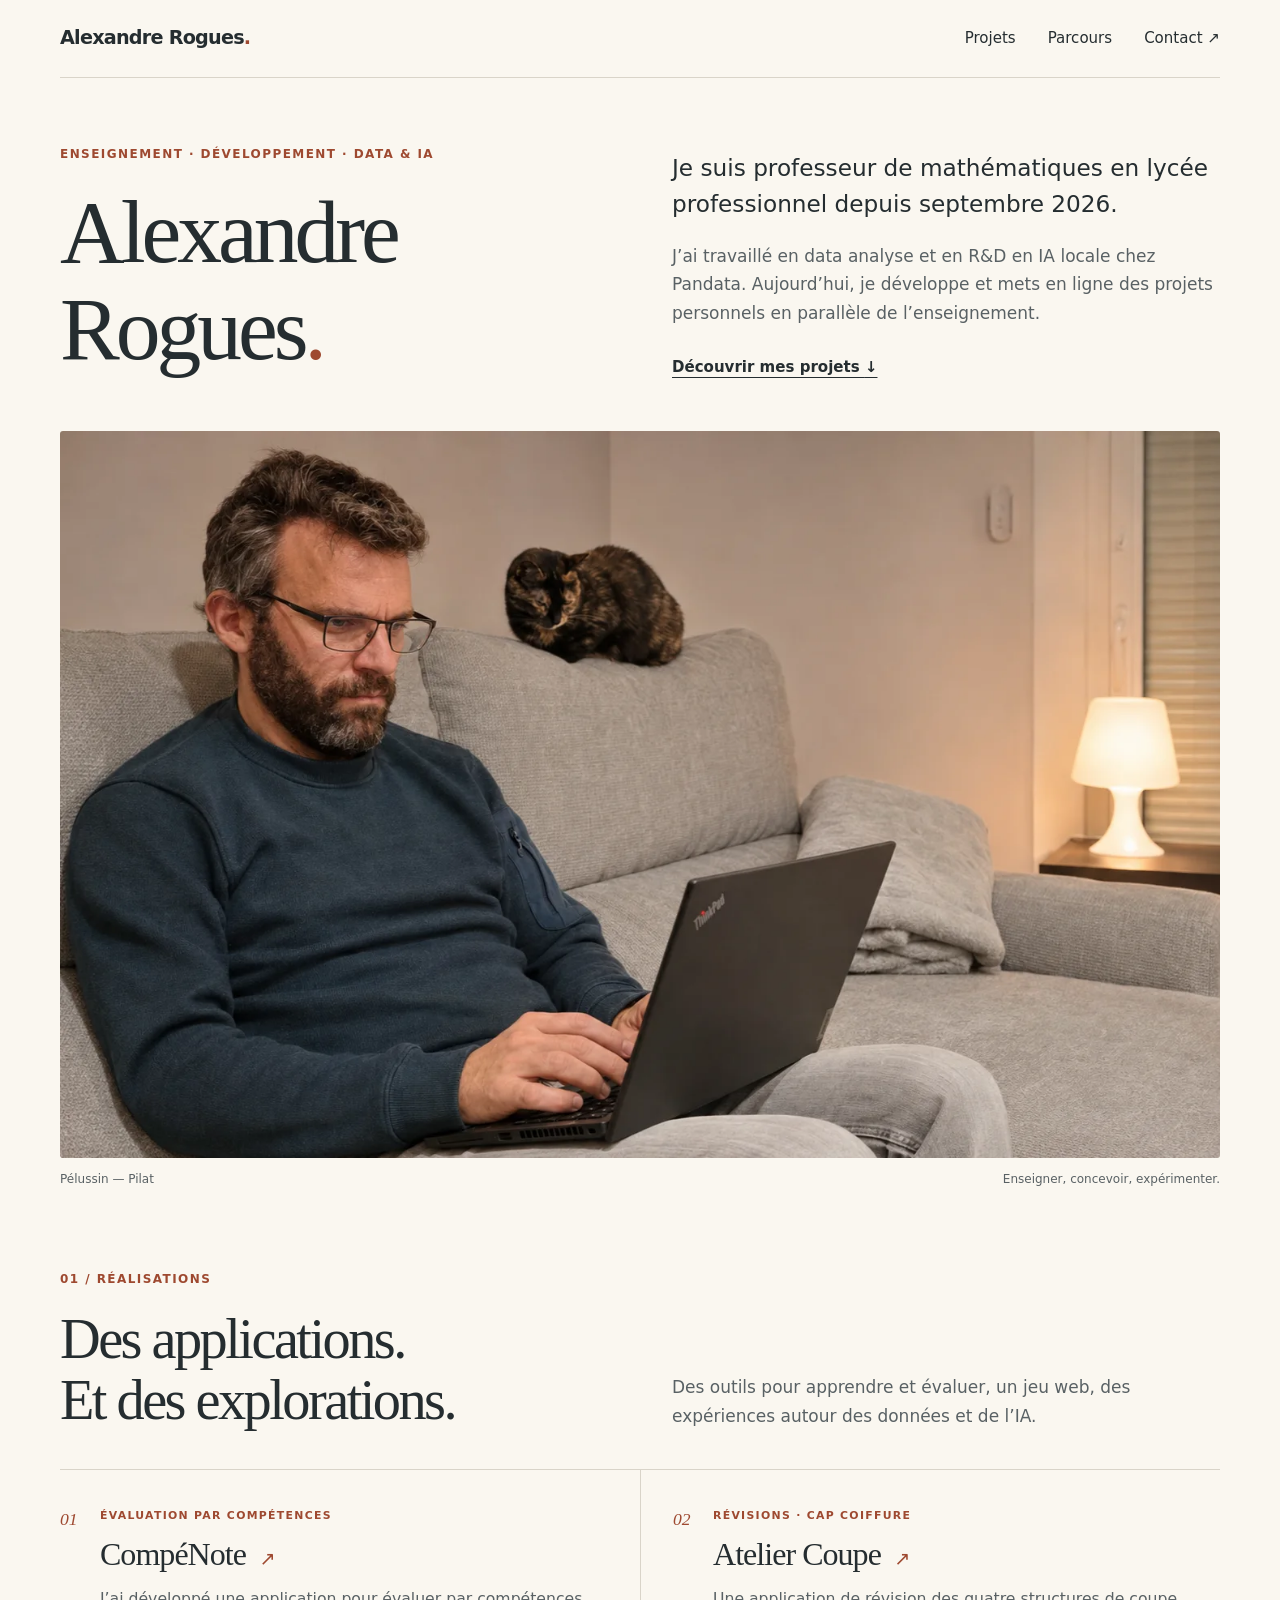
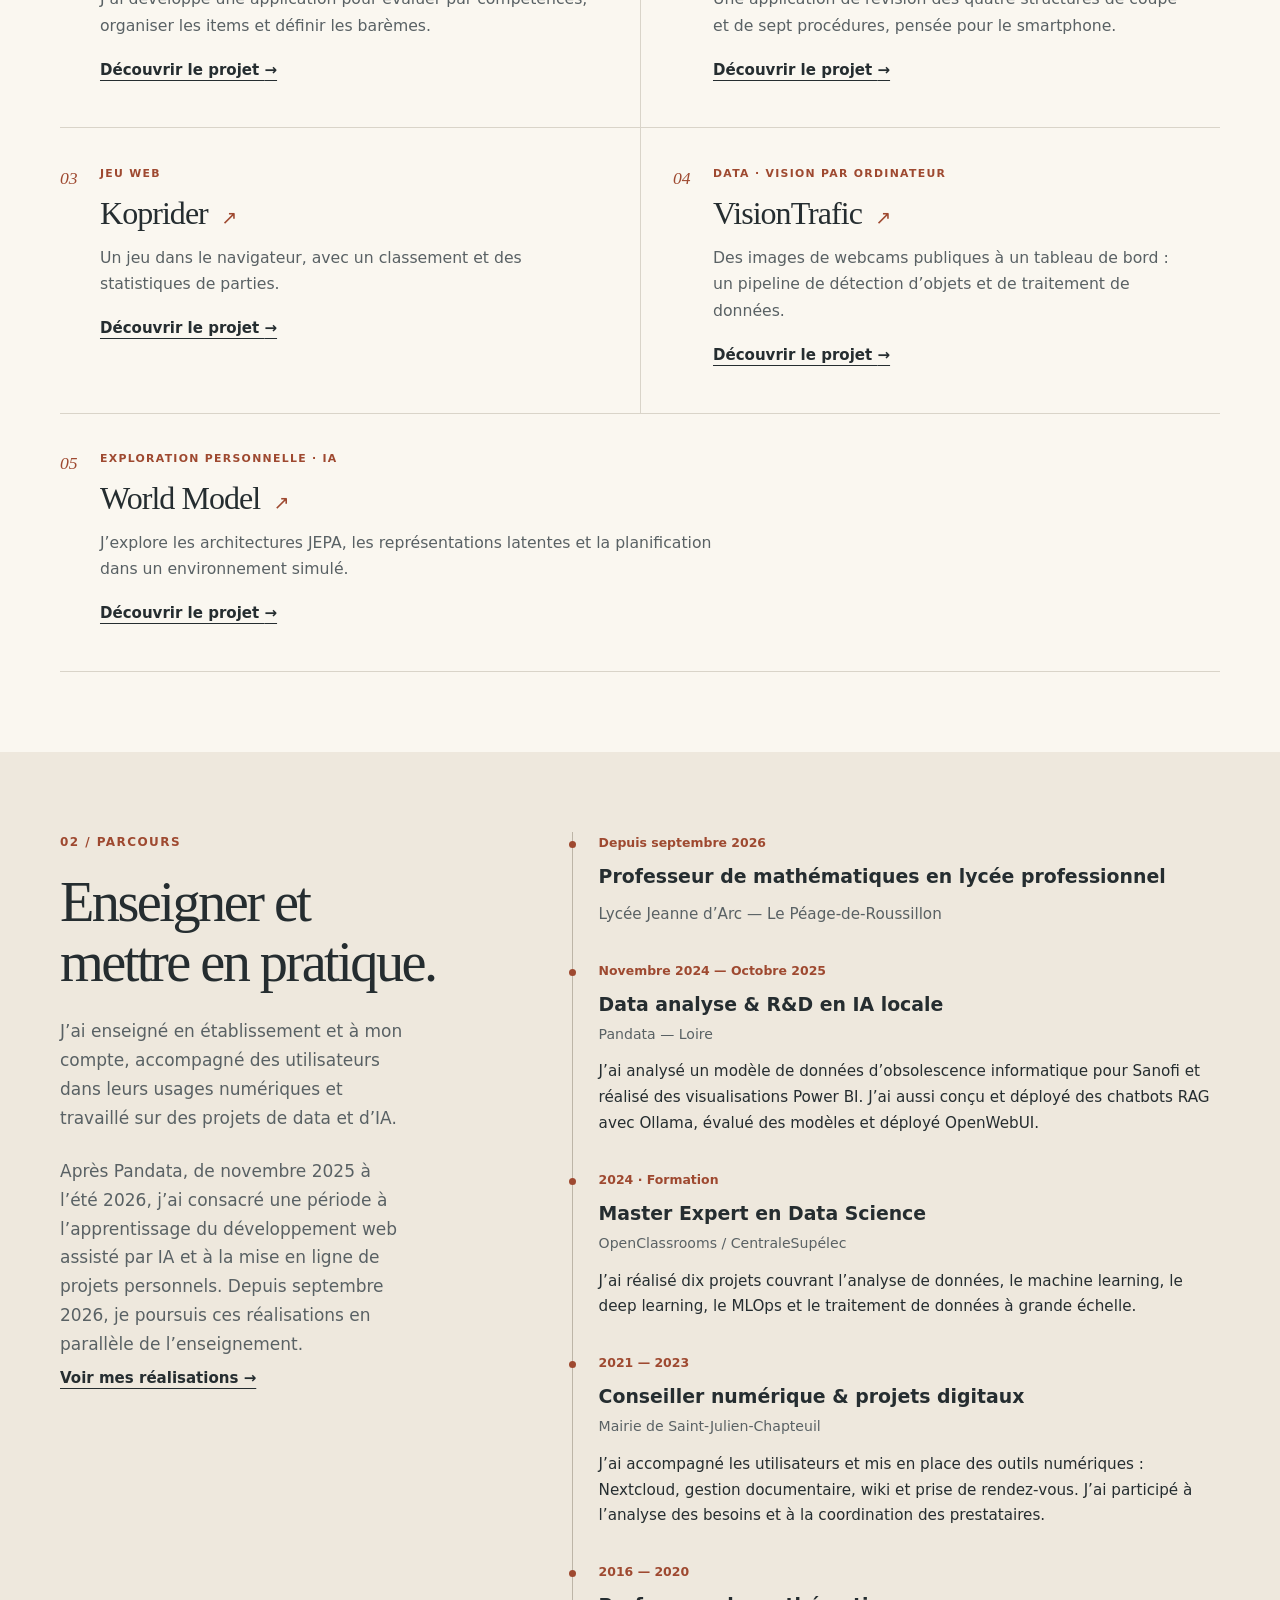
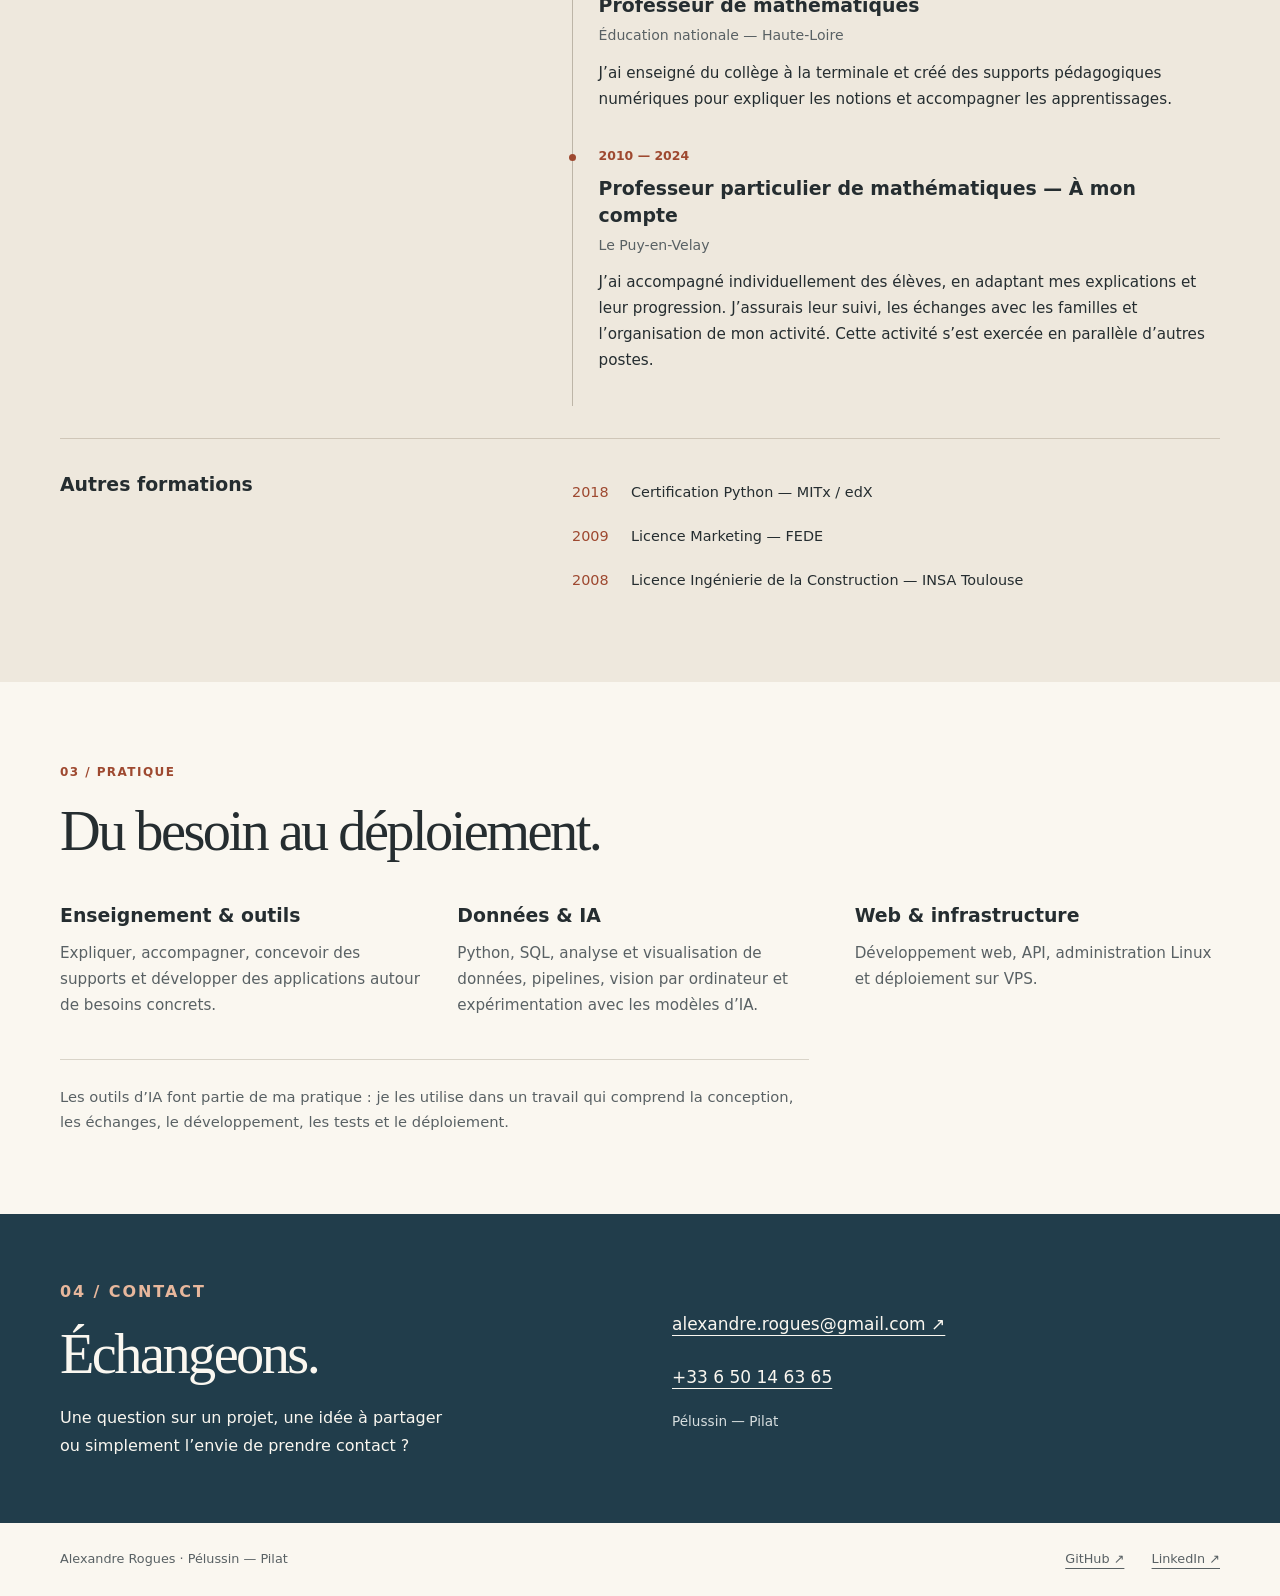
<file: index.html>
<!doctype html><html lang="fr"><head><meta charset="utf-8"><meta name="viewport" content="width=device-width, initial-scale=1"><title>Alexandre Rogues — Enseignement, développement, data & IA</title><meta name="description" content="Enseignant en mathématiques à Pélussin — Pilat. Mon parcours et mes projets en développement web, data et intelligence artificielle."><link rel="canonical" href="https://alexandre.rogues.fr/"><link rel="icon" href="/favicon.svg" type="image/svg+xml"><link rel="stylesheet" href="/style.css"><meta property="og:type" content="website"><meta property="og:title" content="Alexandre Rogues — Enseignement, développement, data & IA"><meta property="og:description" content="Enseignant en mathématiques à Pélussin — Pilat. Mon parcours et mes projets en développement web, data et intelligence artificielle."><meta property="og:url" content="https://alexandre.rogues.fr/"><meta property="og:image" content="https://alexandre.rogues.fr/assets/partage.jpg"><meta name="twitter:card" content="summary_large_image"><script src="/site.js" defer></script><meta property="og:locale" content="fr_FR"><meta property="og:site_name" content="Alexandre Rogues"><meta property="og:image:width" content="1200"><meta property="og:image:height" content="752"><meta property="og:image:type" content="image/jpeg"><meta property="og:image:alt" content="Alexandre Rogues avec son ordinateur, sur un canapé, avec un chat et une lumière chaude."><meta name="twitter:title" content="Alexandre Rogues — Enseignement, développement, data &amp; IA"><meta name="twitter:description" content="Enseignant en mathématiques à Pélussin — Pilat. Mon parcours et mes projets en développement web, data et intelligence artificielle."><meta name="twitter:image" content="https://alexandre.rogues.fr/assets/partage.jpg"><meta name="twitter:image:alt" content="Alexandre Rogues avec son ordinateur, sur un canapé, avec un chat et une lumière chaude."><script type="application/ld+json">{"@context": "https://schema.org", "@graph": [{"@type": "Person", "@id": "https://alexandre.rogues.fr/#alexandre", "name": "Alexandre Rogues", "url": "https://alexandre.rogues.fr/", "sameAs": ["https://github.com/Stabadev", "https://www.linkedin.com/in/alexandrerogues/"]}, {"@type": "WebPage", "@id": "https://alexandre.rogues.fr/#page", "url": "https://alexandre.rogues.fr/", "name": "Alexandre Rogues — Enseignement, développement, data & IA", "description": "Enseignant en mathématiques à Pélussin — Pilat. Mon parcours et mes projets en développement web, data et intelligence artificielle.", "inLanguage": "fr", "author": {"@id": "https://alexandre.rogues.fr/#alexandre"}, "about": {"@id": "https://alexandre.rogues.fr/#alexandre"}}]}</script><meta name="google-site-verification" content="ylva5NHAvvBIZWhkt4nmgTzVdqxMyYQFw1ojgWT32LI" /></head><body><a class="skip" href="#contenu">Aller au contenu</a><header class="site-header"><a class="brand" href="/">Alexandre Rogues<span class="brand-dot">.</span></a><button class="menu-toggle" hidden aria-expanded="false" aria-controls="navigation">Menu</button><nav id="navigation" aria-label="Navigation principale"><a href="/#projets">Projets</a><a href="/#parcours">Parcours</a><a href="/#contact">Contact <span aria-hidden="true">↗</span></a></nav></header><main id="contenu"><section class="wrap intro"><div class="intro-top"><div><p class="eyebrow">Enseignement · Développement · Data & IA</p><h1>Alexandre <br>Rogues<span class="accent">.</span></h1></div><div class="intro-copy"><p class="lead">Je suis professeur de mathématiques en lycée professionnel depuis septembre 2026.</p><p>J’ai travaillé en data analyse et en R&D en IA locale chez Pandata. Aujourd’hui, je développe et mets en ligne des projets personnels en parallèle de l’enseignement.</p><a class="text-link" href="#projets">Découvrir mes projets <span aria-hidden="true">↓</span></a></div></div><img class="hero-photo" src="/assets/portrait-1431.webp" srcset="/assets/portrait-640.webp 640w, /assets/portrait-1000.webp 1000w, /assets/portrait-1431.webp 1431w" sizes="(max-width: 1200px) 92vw, 1160px" width="1431" height="897" fetchpriority="high" alt="Alexandre Rogues sur un canapé avec son ordinateur ThinkPad ; un chat et une lampe à ses côtés."><div class="photo-note"><span>Pélussin — Pilat</span><span>Enseigner, concevoir, expérimenter.</span></div></section><section id="projets" class="wrap section"><div class="section-heading"><p class="eyebrow">01 / Réalisations</p><h2>Des applications.<br>Et des explorations.</h2><p>Des outils pour apprendre et évaluer, un jeu web, des expériences autour des données et de l’IA.</p></div><div class="projects"><article class="project project-compenote"><span class="project-number">01</span><div><p class="eyebrow">Évaluation par compétences</p><h3><a href="/projets/compenote/">CompéNote <span aria-hidden="true">↗</span></a></h3><p>J’ai développé une application pour évaluer par compétences, organiser les items et définir les barèmes.</p><a class="text-link" href="/projets/compenote/">Découvrir le projet <span class="sr-only">CompéNote</span> →</a></div></article><article class="project project-atelier-coupe"><span class="project-number">02</span><div><p class="eyebrow">Révisions · CAP coiffure</p><h3><a href="/projets/atelier-coupe/">Atelier Coupe <span aria-hidden="true">↗</span></a></h3><p>Une application de révision des quatre structures de coupe et de sept procédures, pensée pour le smartphone.</p><a class="text-link" href="/projets/atelier-coupe/">Découvrir le projet <span class="sr-only">Atelier Coupe</span> →</a></div></article><article class="project project-koprider"><span class="project-number">03</span><div><p class="eyebrow">Jeu web</p><h3><a href="/projets/koprider/">Koprider <span aria-hidden="true">↗</span></a></h3><p>Un jeu dans le navigateur, avec un classement et des statistiques de parties.</p><a class="text-link" href="/projets/koprider/">Découvrir le projet <span class="sr-only">Koprider</span> →</a></div></article><article class="project project-visiontrafic"><span class="project-number">04</span><div><p class="eyebrow">Data · Vision par ordinateur</p><h3><a href="/projets/visiontrafic/">VisionTrafic <span aria-hidden="true">↗</span></a></h3><p>Des images de webcams publiques à un tableau de bord : un pipeline de détection d’objets et de traitement de données.</p><a class="text-link" href="/projets/visiontrafic/">Découvrir le projet <span class="sr-only">VisionTrafic</span> →</a></div></article><article class="project project-world-model"><span class="project-number">05</span><div><p class="eyebrow">Exploration personnelle · IA</p><h3><a href="/projets/world-model/">World Model <span aria-hidden="true">↗</span></a></h3><p>J’explore les architectures JEPA, les représentations latentes et la planification dans un environnement simulé.</p><a class="text-link" href="/projets/world-model/">Découvrir le projet <span class="sr-only">World Model</span> →</a></div></article></div></section><section id="parcours" class="journey section">
<div class="wrap journey-grid">
<div>
<p class="eyebrow">02 / Parcours</p>
<h2>Enseigner et<br>mettre en pratique.</h2>
<p>J’ai enseigné en établissement et à mon compte, accompagné des utilisateurs dans leurs usages numériques et travaillé sur des projets de data et d’IA.</p>
<p>Après Pandata, de novembre 2025 à l’été 2026, j’ai consacré une période à l’apprentissage du développement web assisté par IA et à la mise en ligne de projets personnels. Depuis septembre 2026, je poursuis ces réalisations en parallèle de l’enseignement.</p>
<a class="text-link" href="#projets">Voir mes réalisations →</a>
</div>
<div class="timeline">
<article>
<p class="date">Depuis septembre 2026</p>
<h3>Professeur de mathématiques en lycée professionnel</h3>
<p class="organization">Lycée Jeanne d’Arc — Le Péage-de-Roussillon</p>
</article>
<article>
<p class="date">Novembre 2024 — Octobre 2025</p>
<h3>Data analyse & R&D en IA locale</h3>
<p class="organization">Pandata — Loire</p>
<p>J’ai analysé un modèle de données d’obsolescence informatique pour Sanofi et réalisé des visualisations Power BI. J’ai aussi conçu et déployé des chatbots RAG avec Ollama, évalué des modèles et déployé OpenWebUI.</p>
</article>
<article>
<p class="date">2024 · Formation</p>
<h3>Master Expert en Data Science</h3>
<p class="organization">OpenClassrooms / CentraleSupélec</p>
<p>J’ai réalisé dix projets couvrant l’analyse de données, le machine learning, le deep learning, le MLOps et le traitement de données à grande échelle.</p>
</article>
<article>
<p class="date">2021 — 2023</p>
<h3>Conseiller numérique & projets digitaux</h3>
<p class="organization">Mairie de Saint-Julien-Chapteuil</p>
<p>J’ai accompagné les utilisateurs et mis en place des outils numériques : Nextcloud, gestion documentaire, wiki et prise de rendez-vous. J’ai participé à l’analyse des besoins et à la coordination des prestataires.</p>
</article>
<article>
<p class="date">2016 — 2020</p>
<h3>Professeur de mathématiques</h3>
<p class="organization">Éducation nationale — Haute-Loire</p>
<p>J’ai enseigné du collège à la terminale et créé des supports pédagogiques numériques pour expliquer les notions et accompagner les apprentissages.</p>
</article>
<article>
<p class="date">2010 — 2024</p>
<h3>Professeur particulier de mathématiques — À mon compte</h3>
<p class="organization">Le Puy-en-Velay</p>
<p>J’ai accompagné individuellement des élèves, en adaptant mes explications et leur progression. J’assurais leur suivi, les échanges avec les familles et l’organisation de mon activité. Cette activité s’est exercée en parallèle d’autres postes.</p>
</article>
</div>
</div>
<div class="wrap education"><h3>Autres formations</h3><ul>
<li><span>2018</span> Certification Python — MITx / edX</li>
<li><span>2009</span> Licence Marketing — FEDE</li>
<li><span>2008</span> Licence Ingénierie de la Construction — INSA Toulouse</li>
</ul></div>
</section><section class="wrap section practice"><p class="eyebrow">03 / Pratique</p><h2>Du besoin au déploiement.</h2><div class="practice-grid"><div><h3>Enseignement & outils</h3><p>Expliquer, accompagner, concevoir des supports et développer des applications autour de besoins concrets.</p></div><div><h3>Données & IA</h3><p>Python, SQL, analyse et visualisation de données, pipelines, vision par ordinateur et expérimentation avec les modèles d’IA.</p></div><div><h3>Web & infrastructure</h3><p>Développement web, API, administration Linux et déploiement sur VPS.</p></div></div><p class="ai-note">Les outils d’IA font partie de ma pratique : je les utilise dans un travail qui comprend la conception, les échanges, le développement, les tests et le déploiement.</p></section><section id="contact" class="contact"><div class="wrap contact-grid"><div><p class="eyebrow">04 / Contact</p><h2>Échangeons.</h2><p>Une question sur un projet, une idée à partager<br>ou simplement l’envie de prendre contact ?</p></div><div class="contact-links"><a href="mailto:alexandre.rogues@gmail.com">alexandre.rogues@gmail.com ↗</a><a href="tel:+33650146365">+33 6 50 14 63 65</a><span>Pélussin — Pilat</span></div></div></section></main><footer class="wrap footer"><span>Alexandre Rogues · Pélussin — Pilat</span><a href="https://github.com/Stabadev">GitHub ↗</a><a href="https://www.linkedin.com/in/alexandrerogues/">LinkedIn ↗</a></footer></body></html>
</file>
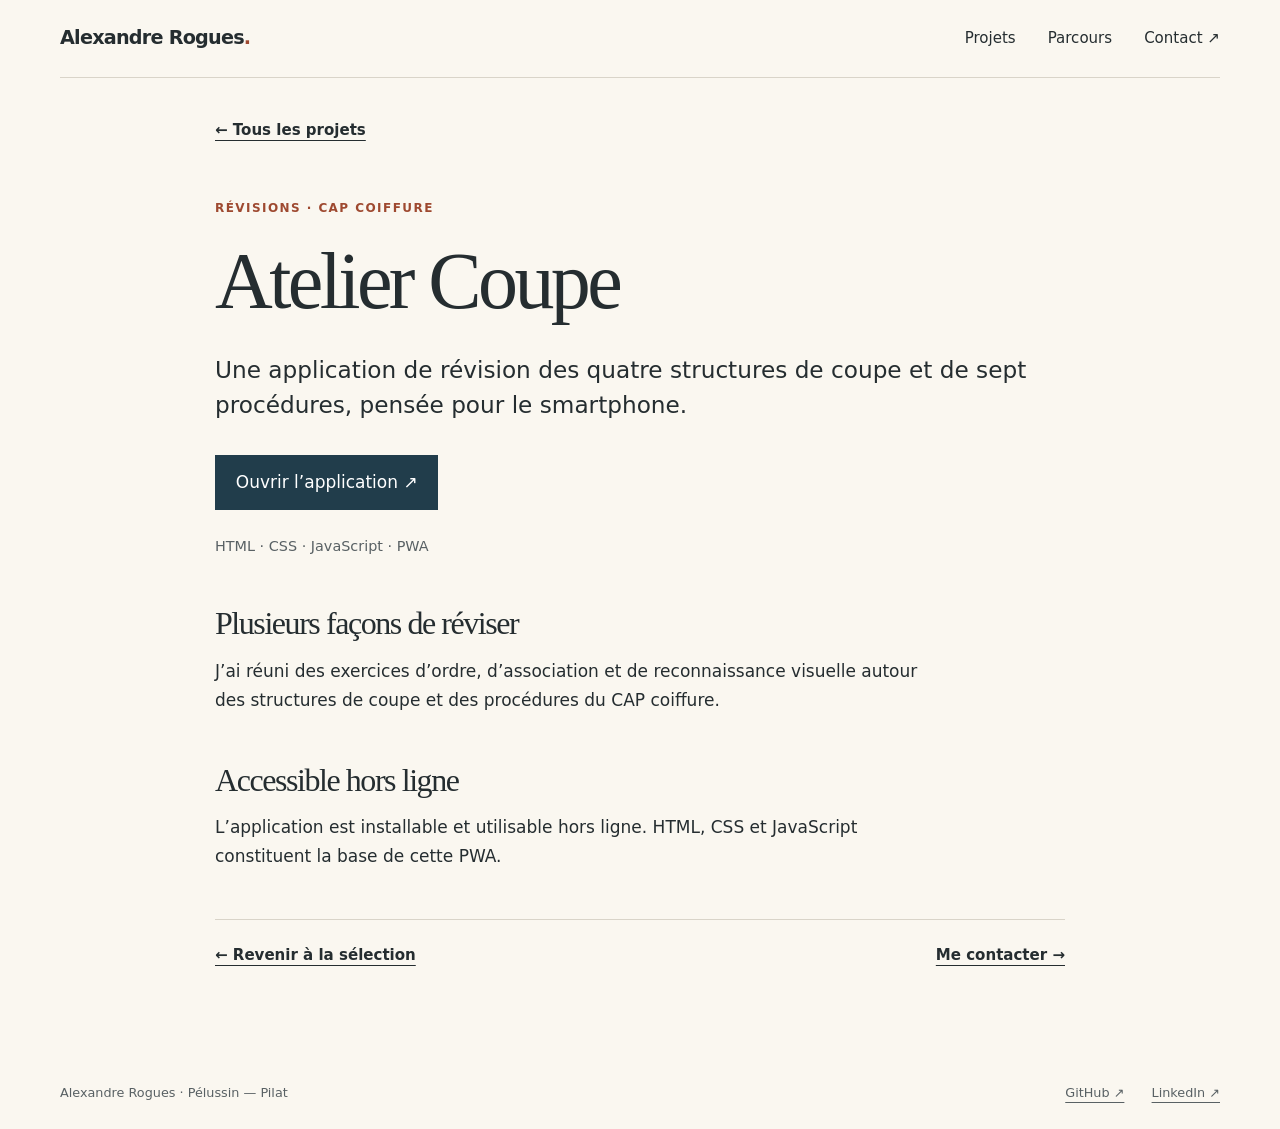
<file: projets/atelier-coupe/index.html>
<!doctype html><html lang="fr"><head><meta charset="utf-8"><meta name="viewport" content="width=device-width, initial-scale=1"><title>Atelier Coupe — Alexandre Rogues</title><meta name="description" content="Une application de révision des quatre structures de coupe et de sept procédures, pensée pour le smartphone."><link rel="canonical" href="https://alexandre.rogues.fr/projets/atelier-coupe/"><link rel="icon" href="/favicon.svg" type="image/svg+xml"><link rel="stylesheet" href="/style.css"><meta property="og:type" content="website"><meta property="og:title" content="Atelier Coupe — Alexandre Rogues"><meta property="og:description" content="Une application de révision des quatre structures de coupe et de sept procédures, pensée pour le smartphone."><meta property="og:url" content="https://alexandre.rogues.fr/projets/atelier-coupe/"><meta property="og:image" content="https://alexandre.rogues.fr/assets/partage.jpg"><meta name="twitter:card" content="summary_large_image"><script src="/site.js" defer></script><meta property="og:locale" content="fr_FR"><meta property="og:site_name" content="Alexandre Rogues"><meta property="og:image:width" content="1200"><meta property="og:image:height" content="752"><meta property="og:image:type" content="image/jpeg"><meta property="og:image:alt" content="Alexandre Rogues avec son ordinateur, sur un canapé, avec un chat et une lumière chaude."><meta name="twitter:title" content="Atelier Coupe — Alexandre Rogues"><meta name="twitter:description" content="Une application de révision des quatre structures de coupe et de sept procédures, pensée pour le smartphone."><meta name="twitter:image" content="https://alexandre.rogues.fr/assets/partage.jpg"><meta name="twitter:image:alt" content="Alexandre Rogues avec son ordinateur, sur un canapé, avec un chat et une lumière chaude."><script type="application/ld+json">{"@context": "https://schema.org", "@graph": [{"@type": "Person", "@id": "https://alexandre.rogues.fr/#alexandre", "name": "Alexandre Rogues", "url": "https://alexandre.rogues.fr/", "sameAs": ["https://github.com/Stabadev", "https://www.linkedin.com/in/alexandrerogues/"]}, {"@type": "WebPage", "@id": "https://alexandre.rogues.fr/projets/atelier-coupe/#page", "url": "https://alexandre.rogues.fr/projets/atelier-coupe/", "name": "Atelier Coupe — Alexandre Rogues", "description": "Une application de révision des quatre structures de coupe et de sept procédures, pensée pour le smartphone.", "inLanguage": "fr", "author": {"@id": "https://alexandre.rogues.fr/#alexandre"}}]}</script></head><body><a class="skip" href="#contenu">Aller au contenu</a><header class="site-header"><a class="brand" href="/">Alexandre Rogues<span class="brand-dot">.</span></a><button class="menu-toggle" hidden aria-expanded="false" aria-controls="navigation">Menu</button><nav id="navigation" aria-label="Navigation principale"><a href="/#projets">Projets</a><a href="/#parcours">Parcours</a><a href="/#contact">Contact <span aria-hidden="true">↗</span></a></nav></header><main id="contenu" class="wrap project-page"><a class="text-link" href="/#projets">← Tous les projets</a><p class="eyebrow">Révisions · CAP coiffure</p><h1>Atelier Coupe</h1><p class="lead">Une application de révision des quatre structures de coupe et de sept procédures, pensée pour le smartphone.</p><div class="project-actions"><a class="button" href="https://atelier-coupe.andraion.fr">Ouvrir l’application ↗</a></div><p class="stack">HTML · CSS · JavaScript · PWA</p><section class="project-copy"><h2>Plusieurs façons de réviser</h2><p>J’ai réuni des exercices d’ordre, d’association et de reconnaissance visuelle autour des structures de coupe et des procédures du CAP coiffure.</p></section><section class="project-copy"><h2>Accessible hors ligne</h2><p>L’application est installable et utilisable hors ligne. HTML, CSS et JavaScript constituent la base de cette PWA.</p></section><div class="project-end"><a class="text-link" href="/#projets">← Revenir à la sélection</a><a class="text-link" href="/#contact">Me contacter →</a></div></main><footer class="wrap footer"><span>Alexandre Rogues · Pélussin — Pilat</span><a href="https://github.com/Stabadev">GitHub ↗</a><a href="https://www.linkedin.com/in/alexandrerogues/">LinkedIn ↗</a></footer></body></html>
</file>
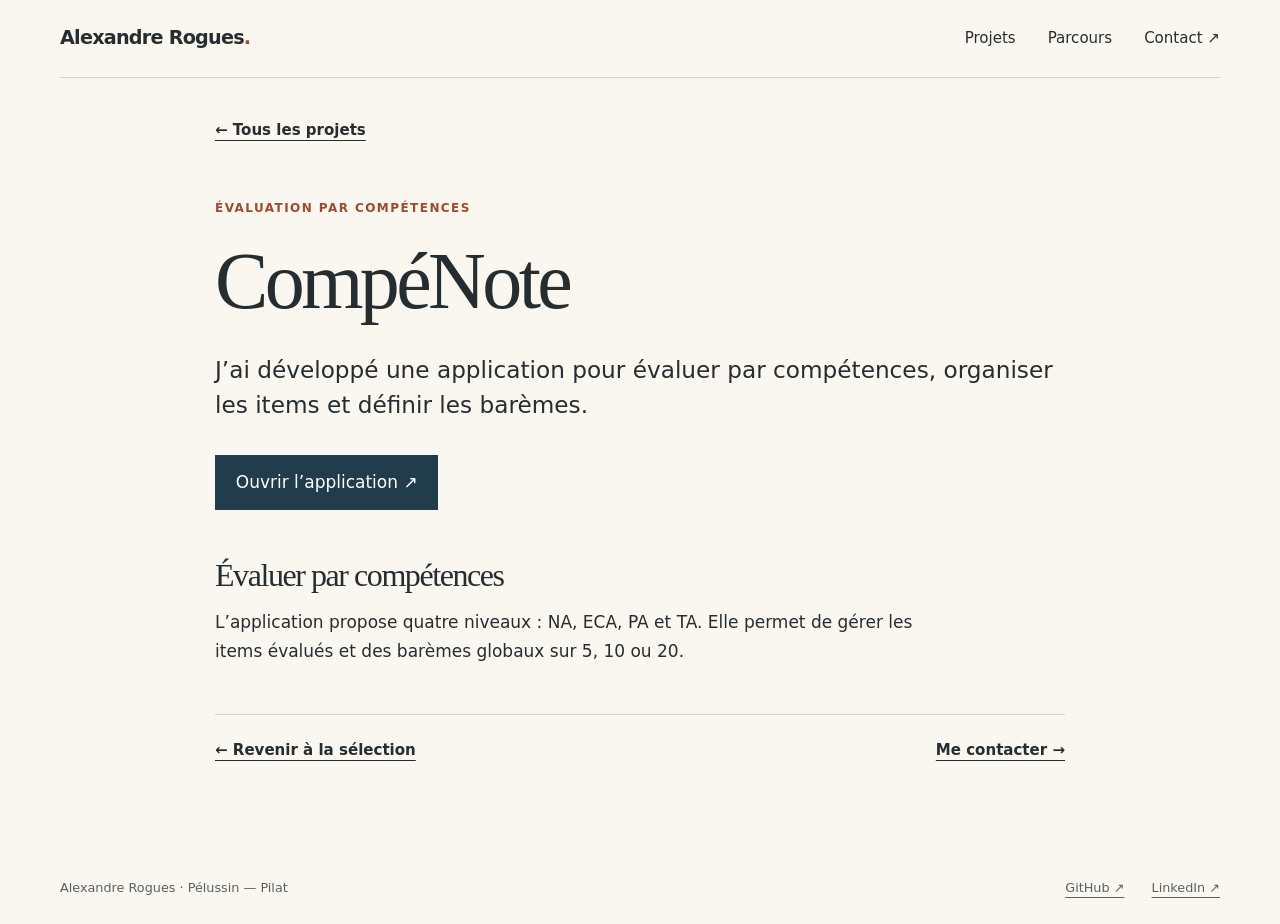
<file: projets/compenote/index.html>
<!doctype html><html lang="fr"><head><meta charset="utf-8"><meta name="viewport" content="width=device-width, initial-scale=1"><title>CompéNote — Alexandre Rogues</title><meta name="description" content="J’ai développé une application pour évaluer par compétences, organiser les items et définir les barèmes."><link rel="canonical" href="https://alexandre.rogues.fr/projets/compenote/"><link rel="icon" href="/favicon.svg" type="image/svg+xml"><link rel="stylesheet" href="/style.css"><meta property="og:type" content="website"><meta property="og:title" content="CompéNote — Alexandre Rogues"><meta property="og:description" content="J’ai développé une application pour évaluer par compétences, organiser les items et définir les barèmes."><meta property="og:url" content="https://alexandre.rogues.fr/projets/compenote/"><meta property="og:image" content="https://alexandre.rogues.fr/assets/partage.jpg"><meta name="twitter:card" content="summary_large_image"><script src="/site.js" defer></script><meta property="og:locale" content="fr_FR"><meta property="og:site_name" content="Alexandre Rogues"><meta property="og:image:width" content="1200"><meta property="og:image:height" content="752"><meta property="og:image:type" content="image/jpeg"><meta property="og:image:alt" content="Alexandre Rogues avec son ordinateur, sur un canapé, avec un chat et une lumière chaude."><meta name="twitter:title" content="CompéNote — Alexandre Rogues"><meta name="twitter:description" content="J’ai développé une application pour évaluer par compétences, organiser les items et définir les barèmes."><meta name="twitter:image" content="https://alexandre.rogues.fr/assets/partage.jpg"><meta name="twitter:image:alt" content="Alexandre Rogues avec son ordinateur, sur un canapé, avec un chat et une lumière chaude."><script type="application/ld+json">{"@context": "https://schema.org", "@graph": [{"@type": "Person", "@id": "https://alexandre.rogues.fr/#alexandre", "name": "Alexandre Rogues", "url": "https://alexandre.rogues.fr/", "sameAs": ["https://github.com/Stabadev", "https://www.linkedin.com/in/alexandrerogues/"]}, {"@type": "WebPage", "@id": "https://alexandre.rogues.fr/projets/compenote/#page", "url": "https://alexandre.rogues.fr/projets/compenote/", "name": "CompéNote — Alexandre Rogues", "description": "J’ai développé une application pour évaluer par compétences, organiser les items et définir les barèmes.", "inLanguage": "fr", "author": {"@id": "https://alexandre.rogues.fr/#alexandre"}}]}</script></head><body><a class="skip" href="#contenu">Aller au contenu</a><header class="site-header"><a class="brand" href="/">Alexandre Rogues<span class="brand-dot">.</span></a><button class="menu-toggle" hidden aria-expanded="false" aria-controls="navigation">Menu</button><nav id="navigation" aria-label="Navigation principale"><a href="/#projets">Projets</a><a href="/#parcours">Parcours</a><a href="/#contact">Contact <span aria-hidden="true">↗</span></a></nav></header><main id="contenu" class="wrap project-page"><a class="text-link" href="/#projets">← Tous les projets</a><p class="eyebrow">Évaluation par compétences</p><h1>CompéNote</h1><p class="lead">J’ai développé une application pour évaluer par compétences, organiser les items et définir les barèmes.</p><div class="project-actions"><a class="button" href="https://compenote.andraion.fr">Ouvrir l’application ↗</a></div><section class="project-copy"><h2>Évaluer par compétences</h2><p>L’application propose quatre niveaux : NA, ECA, PA et TA. Elle permet de gérer les items évalués et des barèmes globaux sur 5, 10 ou 20.</p></section><div class="project-end"><a class="text-link" href="/#projets">← Revenir à la sélection</a><a class="text-link" href="/#contact">Me contacter →</a></div></main><footer class="wrap footer"><span>Alexandre Rogues · Pélussin — Pilat</span><a href="https://github.com/Stabadev">GitHub ↗</a><a href="https://www.linkedin.com/in/alexandrerogues/">LinkedIn ↗</a></footer></body></html>
</file>
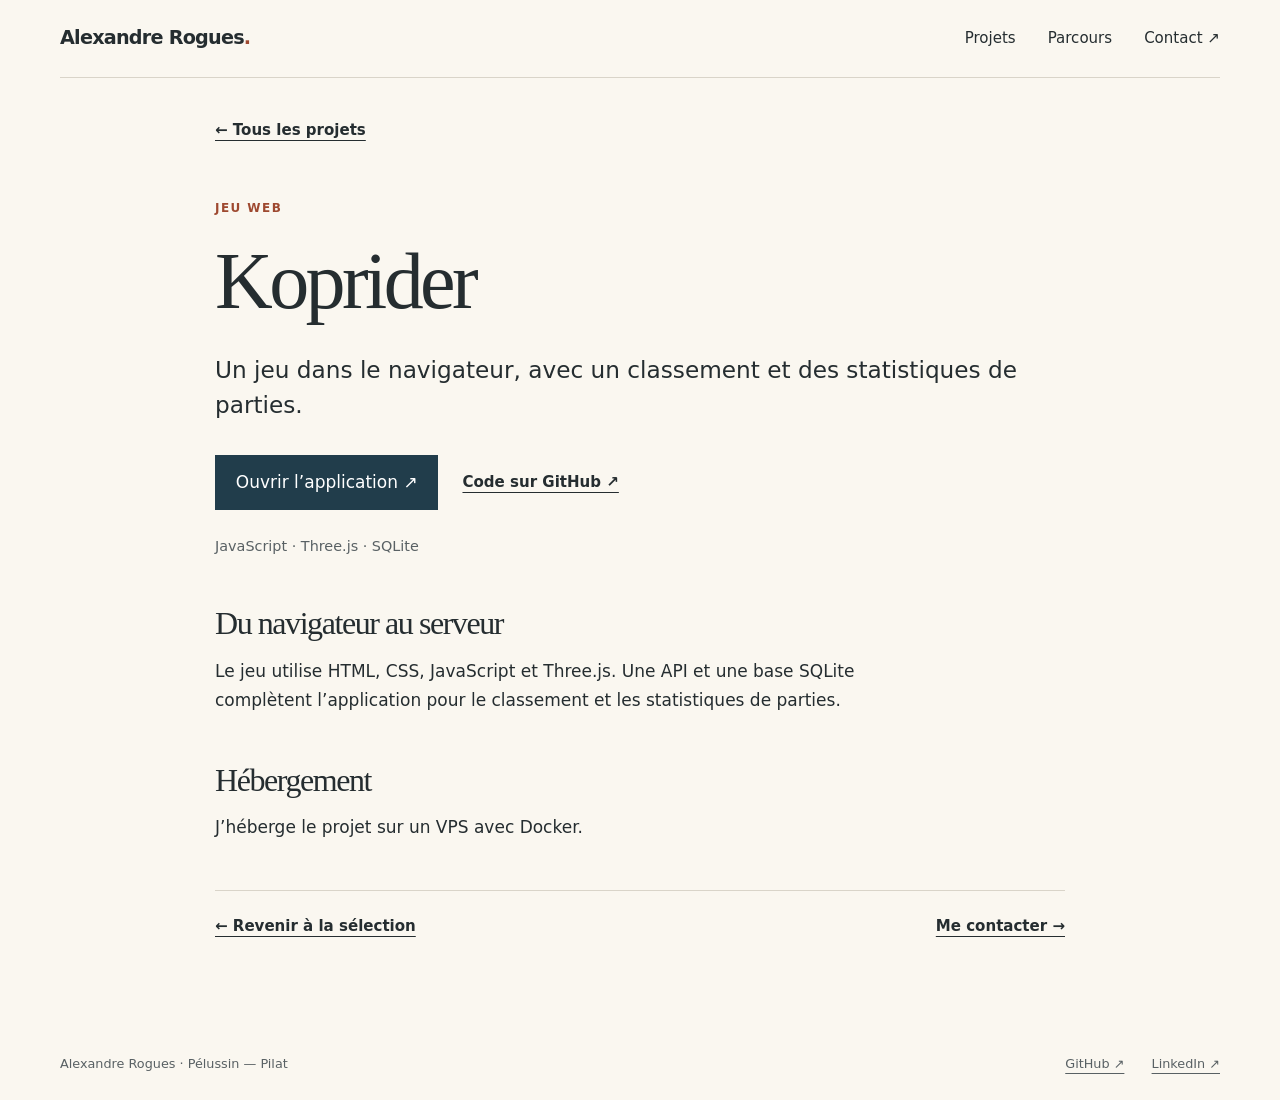
<file: projets/koprider/index.html>
<!doctype html><html lang="fr"><head><meta charset="utf-8"><meta name="viewport" content="width=device-width, initial-scale=1"><title>Koprider — Alexandre Rogues</title><meta name="description" content="Un jeu dans le navigateur, avec un classement et des statistiques de parties."><link rel="canonical" href="https://alexandre.rogues.fr/projets/koprider/"><link rel="icon" href="/favicon.svg" type="image/svg+xml"><link rel="stylesheet" href="/style.css"><meta property="og:type" content="website"><meta property="og:title" content="Koprider — Alexandre Rogues"><meta property="og:description" content="Un jeu dans le navigateur, avec un classement et des statistiques de parties."><meta property="og:url" content="https://alexandre.rogues.fr/projets/koprider/"><meta property="og:image" content="https://alexandre.rogues.fr/assets/partage.jpg"><meta name="twitter:card" content="summary_large_image"><script src="/site.js" defer></script><meta property="og:locale" content="fr_FR"><meta property="og:site_name" content="Alexandre Rogues"><meta property="og:image:width" content="1200"><meta property="og:image:height" content="752"><meta property="og:image:type" content="image/jpeg"><meta property="og:image:alt" content="Alexandre Rogues avec son ordinateur, sur un canapé, avec un chat et une lumière chaude."><meta name="twitter:title" content="Koprider — Alexandre Rogues"><meta name="twitter:description" content="Un jeu dans le navigateur, avec un classement et des statistiques de parties."><meta name="twitter:image" content="https://alexandre.rogues.fr/assets/partage.jpg"><meta name="twitter:image:alt" content="Alexandre Rogues avec son ordinateur, sur un canapé, avec un chat et une lumière chaude."><script type="application/ld+json">{"@context": "https://schema.org", "@graph": [{"@type": "Person", "@id": "https://alexandre.rogues.fr/#alexandre", "name": "Alexandre Rogues", "url": "https://alexandre.rogues.fr/", "sameAs": ["https://github.com/Stabadev", "https://www.linkedin.com/in/alexandrerogues/"]}, {"@type": "WebPage", "@id": "https://alexandre.rogues.fr/projets/koprider/#page", "url": "https://alexandre.rogues.fr/projets/koprider/", "name": "Koprider — Alexandre Rogues", "description": "Un jeu dans le navigateur, avec un classement et des statistiques de parties.", "inLanguage": "fr", "author": {"@id": "https://alexandre.rogues.fr/#alexandre"}}]}</script></head><body><a class="skip" href="#contenu">Aller au contenu</a><header class="site-header"><a class="brand" href="/">Alexandre Rogues<span class="brand-dot">.</span></a><button class="menu-toggle" hidden aria-expanded="false" aria-controls="navigation">Menu</button><nav id="navigation" aria-label="Navigation principale"><a href="/#projets">Projets</a><a href="/#parcours">Parcours</a><a href="/#contact">Contact <span aria-hidden="true">↗</span></a></nav></header><main id="contenu" class="wrap project-page"><a class="text-link" href="/#projets">← Tous les projets</a><p class="eyebrow">Jeu web</p><h1>Koprider</h1><p class="lead">Un jeu dans le navigateur, avec un classement et des statistiques de parties.</p><div class="project-actions"><a class="button" href="https://koprider.andraion.fr">Ouvrir l’application ↗</a><a class="text-link" href="https://github.com/Stabadev/koprider">Code sur GitHub ↗</a></div><p class="stack">JavaScript · Three.js · SQLite</p><section class="project-copy"><h2>Du navigateur au serveur</h2><p>Le jeu utilise HTML, CSS, JavaScript et Three.js. Une API et une base SQLite complètent l’application pour le classement et les statistiques de parties.</p></section><section class="project-copy"><h2>Hébergement</h2><p>J’héberge le projet sur un VPS avec Docker.</p></section><div class="project-end"><a class="text-link" href="/#projets">← Revenir à la sélection</a><a class="text-link" href="/#contact">Me contacter →</a></div></main><footer class="wrap footer"><span>Alexandre Rogues · Pélussin — Pilat</span><a href="https://github.com/Stabadev">GitHub ↗</a><a href="https://www.linkedin.com/in/alexandrerogues/">LinkedIn ↗</a></footer></body></html>
</file>
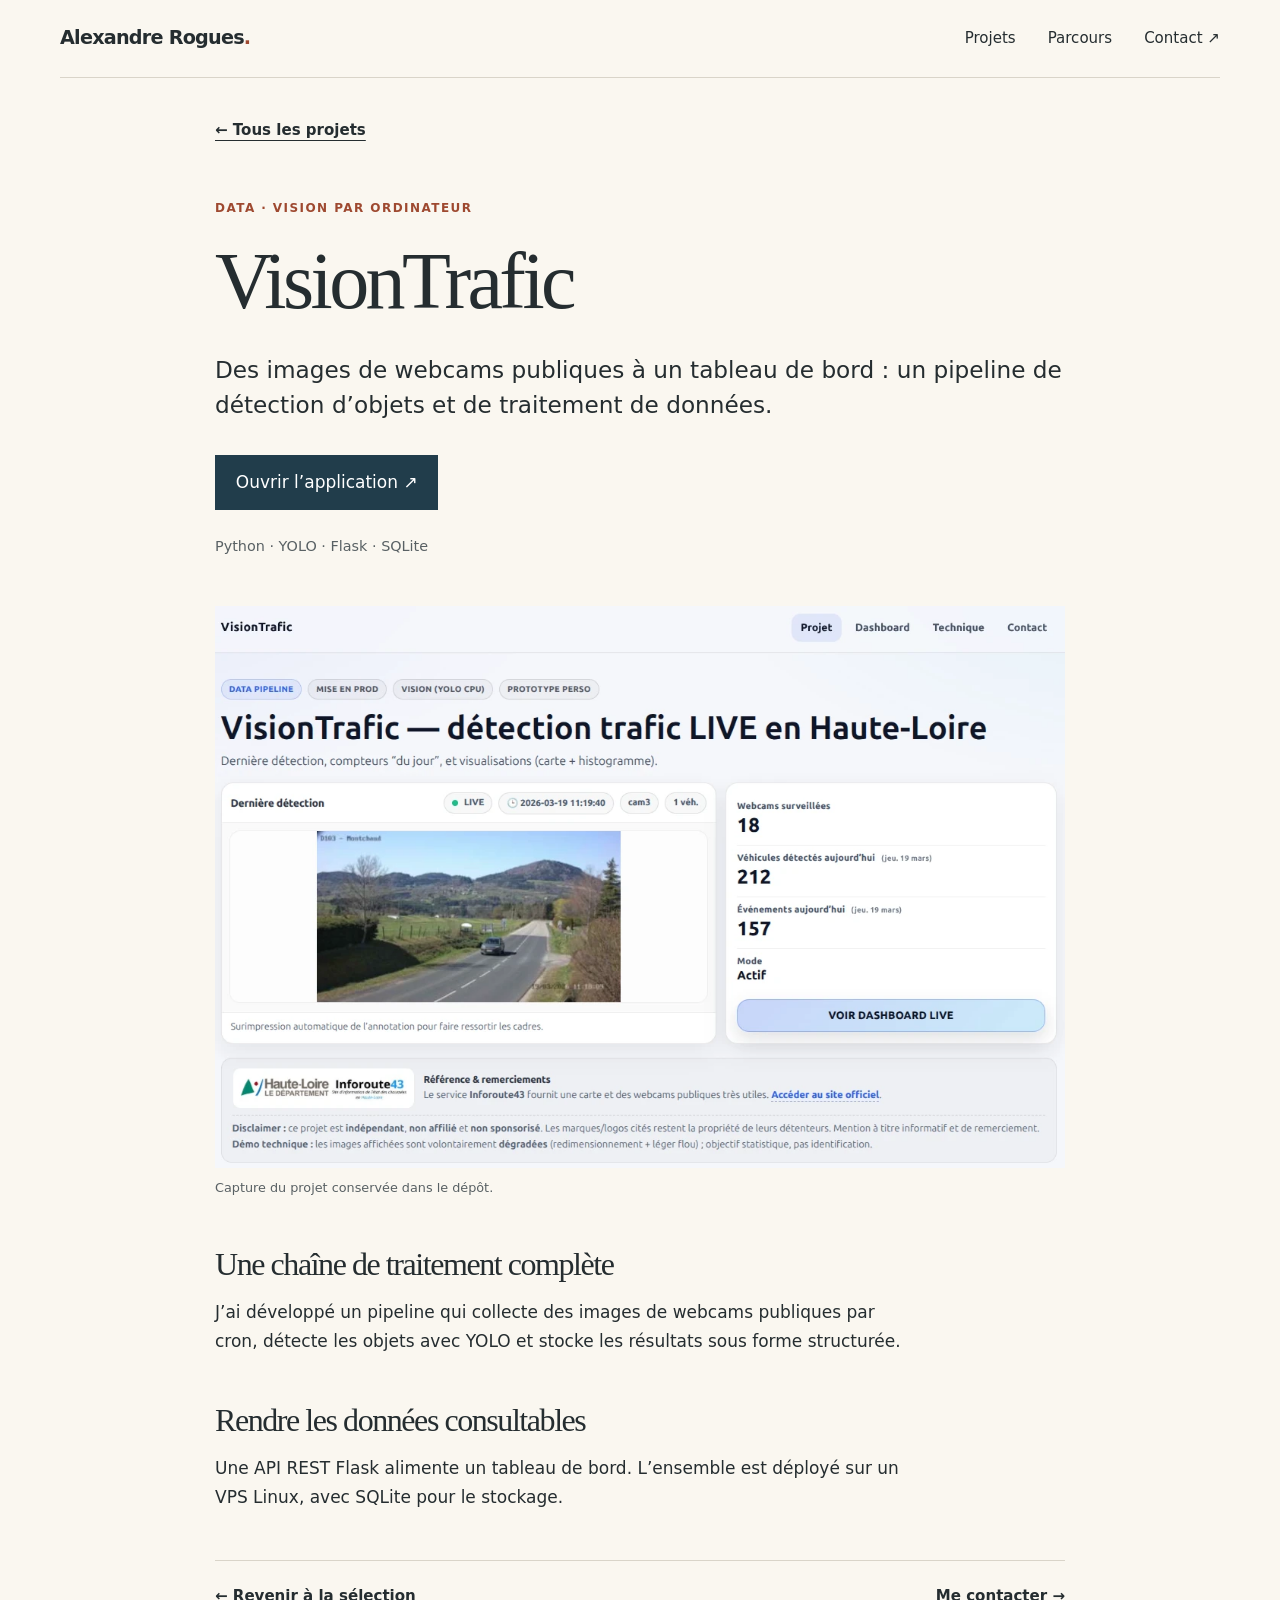
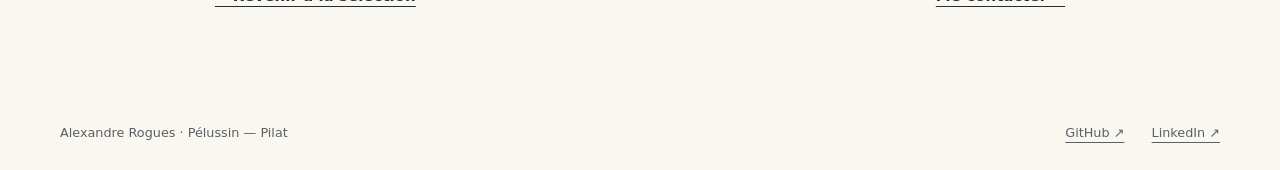
<file: projets/visiontrafic/index.html>
<!doctype html><html lang="fr"><head><meta charset="utf-8"><meta name="viewport" content="width=device-width, initial-scale=1"><title>VisionTrafic — Alexandre Rogues</title><meta name="description" content="Des images de webcams publiques à un tableau de bord : un pipeline de détection d’objets et de traitement de données."><link rel="canonical" href="https://alexandre.rogues.fr/projets/visiontrafic/"><link rel="icon" href="/favicon.svg" type="image/svg+xml"><link rel="stylesheet" href="/style.css"><meta property="og:type" content="website"><meta property="og:title" content="VisionTrafic — Alexandre Rogues"><meta property="og:description" content="Des images de webcams publiques à un tableau de bord : un pipeline de détection d’objets et de traitement de données."><meta property="og:url" content="https://alexandre.rogues.fr/projets/visiontrafic/"><meta property="og:image" content="https://alexandre.rogues.fr/assets/partage.jpg"><meta name="twitter:card" content="summary_large_image"><script src="/site.js" defer></script><meta property="og:locale" content="fr_FR"><meta property="og:site_name" content="Alexandre Rogues"><meta property="og:image:width" content="1200"><meta property="og:image:height" content="752"><meta property="og:image:type" content="image/jpeg"><meta property="og:image:alt" content="Alexandre Rogues avec son ordinateur, sur un canapé, avec un chat et une lumière chaude."><meta name="twitter:title" content="VisionTrafic — Alexandre Rogues"><meta name="twitter:description" content="Des images de webcams publiques à un tableau de bord : un pipeline de détection d’objets et de traitement de données."><meta name="twitter:image" content="https://alexandre.rogues.fr/assets/partage.jpg"><meta name="twitter:image:alt" content="Alexandre Rogues avec son ordinateur, sur un canapé, avec un chat et une lumière chaude."><script type="application/ld+json">{"@context": "https://schema.org", "@graph": [{"@type": "Person", "@id": "https://alexandre.rogues.fr/#alexandre", "name": "Alexandre Rogues", "url": "https://alexandre.rogues.fr/", "sameAs": ["https://github.com/Stabadev", "https://www.linkedin.com/in/alexandrerogues/"]}, {"@type": "WebPage", "@id": "https://alexandre.rogues.fr/projets/visiontrafic/#page", "url": "https://alexandre.rogues.fr/projets/visiontrafic/", "name": "VisionTrafic — Alexandre Rogues", "description": "Des images de webcams publiques à un tableau de bord : un pipeline de détection d’objets et de traitement de données.", "inLanguage": "fr", "author": {"@id": "https://alexandre.rogues.fr/#alexandre"}}]}</script></head><body><a class="skip" href="#contenu">Aller au contenu</a><header class="site-header"><a class="brand" href="/">Alexandre Rogues<span class="brand-dot">.</span></a><button class="menu-toggle" hidden aria-expanded="false" aria-controls="navigation">Menu</button><nav id="navigation" aria-label="Navigation principale"><a href="/#projets">Projets</a><a href="/#parcours">Parcours</a><a href="/#contact">Contact <span aria-hidden="true">↗</span></a></nav></header><main id="contenu" class="wrap project-page"><a class="text-link" href="/#projets">← Tous les projets</a><p class="eyebrow">Data · Vision par ordinateur</p><h1>VisionTrafic</h1><p class="lead">Des images de webcams publiques à un tableau de bord : un pipeline de détection d’objets et de traitement de données.</p><div class="project-actions"><a class="button" href="https://visiontrafic.rogues.fr">Ouvrir l’application ↗</a></div><p class="stack">Python · YOLO · Flask · SQLite</p><figure><img src="/assets/visiontrafic.webp" width="1119" height="739" alt="Capture du tableau de bord VisionTrafic" loading="lazy"><figcaption>Capture du projet conservée dans le dépôt.</figcaption></figure><section class="project-copy"><h2>Une chaîne de traitement complète</h2><p>J’ai développé un pipeline qui collecte des images de webcams publiques par cron, détecte les objets avec YOLO et stocke les résultats sous forme structurée.</p></section><section class="project-copy"><h2>Rendre les données consultables</h2><p>Une API REST Flask alimente un tableau de bord. L’ensemble est déployé sur un VPS Linux, avec SQLite pour le stockage.</p></section><div class="project-end"><a class="text-link" href="/#projets">← Revenir à la sélection</a><a class="text-link" href="/#contact">Me contacter →</a></div></main><footer class="wrap footer"><span>Alexandre Rogues · Pélussin — Pilat</span><a href="https://github.com/Stabadev">GitHub ↗</a><a href="https://www.linkedin.com/in/alexandrerogues/">LinkedIn ↗</a></footer></body></html>
</file>
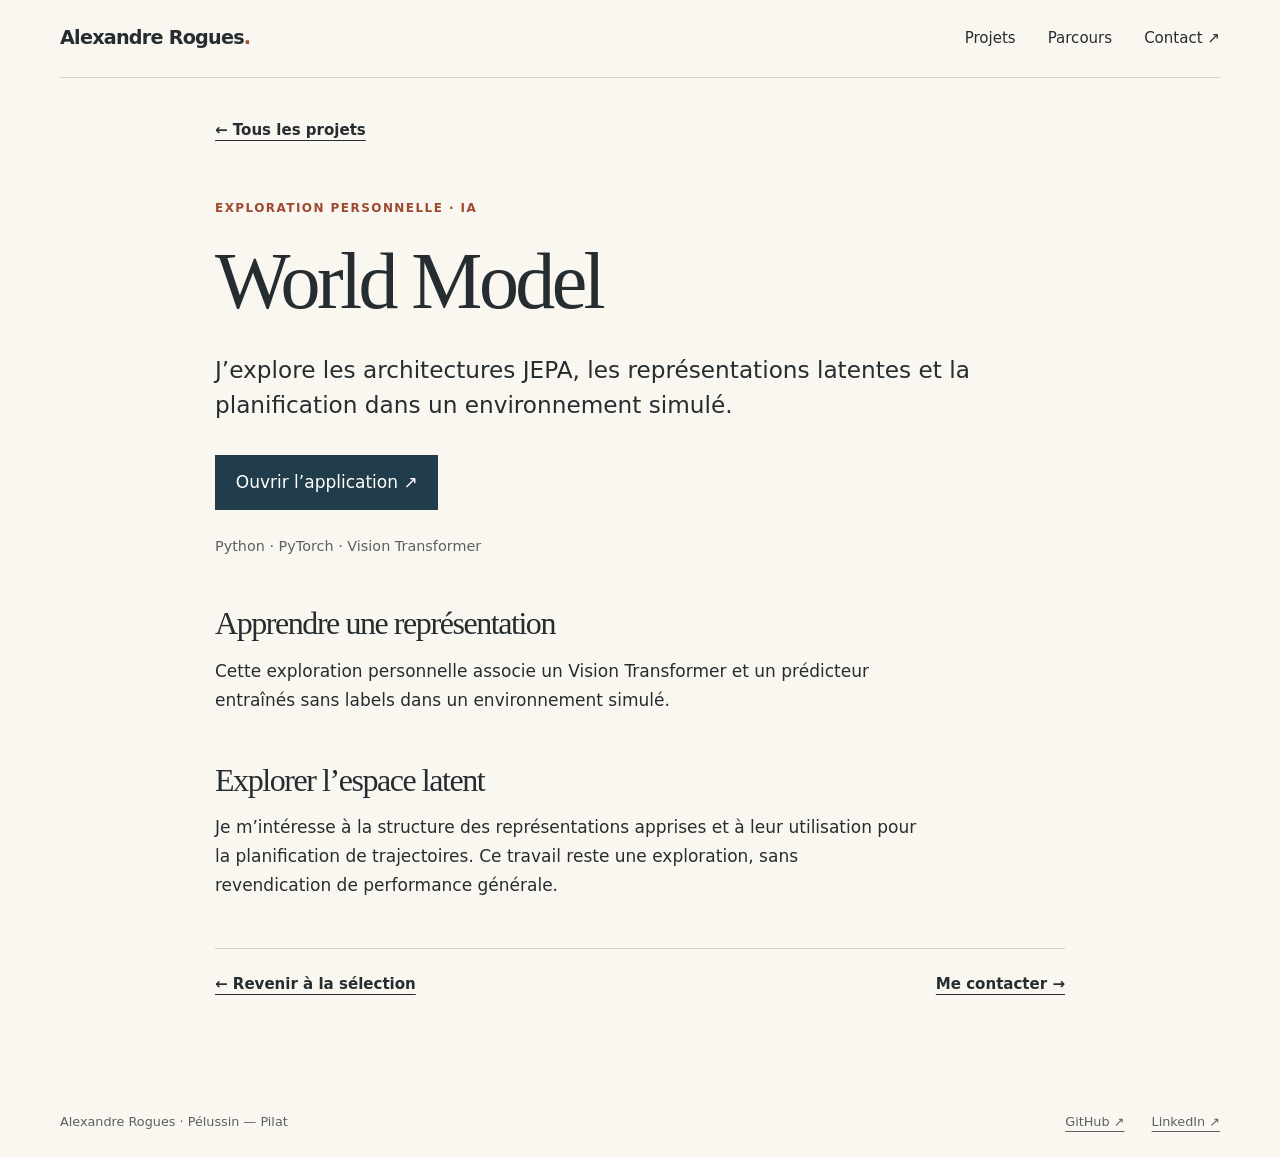
<file: projets/world-model/index.html>
<!doctype html><html lang="fr"><head><meta charset="utf-8"><meta name="viewport" content="width=device-width, initial-scale=1"><title>World Model — Alexandre Rogues</title><meta name="description" content="J’explore les architectures JEPA, les représentations latentes et la planification dans un environnement simulé."><link rel="canonical" href="https://alexandre.rogues.fr/projets/world-model/"><link rel="icon" href="/favicon.svg" type="image/svg+xml"><link rel="stylesheet" href="/style.css"><meta property="og:type" content="website"><meta property="og:title" content="World Model — Alexandre Rogues"><meta property="og:description" content="J’explore les architectures JEPA, les représentations latentes et la planification dans un environnement simulé."><meta property="og:url" content="https://alexandre.rogues.fr/projets/world-model/"><meta property="og:image" content="https://alexandre.rogues.fr/assets/partage.jpg"><meta name="twitter:card" content="summary_large_image"><script src="/site.js" defer></script><meta property="og:locale" content="fr_FR"><meta property="og:site_name" content="Alexandre Rogues"><meta property="og:image:width" content="1200"><meta property="og:image:height" content="752"><meta property="og:image:type" content="image/jpeg"><meta property="og:image:alt" content="Alexandre Rogues avec son ordinateur, sur un canapé, avec un chat et une lumière chaude."><meta name="twitter:title" content="World Model — Alexandre Rogues"><meta name="twitter:description" content="J’explore les architectures JEPA, les représentations latentes et la planification dans un environnement simulé."><meta name="twitter:image" content="https://alexandre.rogues.fr/assets/partage.jpg"><meta name="twitter:image:alt" content="Alexandre Rogues avec son ordinateur, sur un canapé, avec un chat et une lumière chaude."><script type="application/ld+json">{"@context": "https://schema.org", "@graph": [{"@type": "Person", "@id": "https://alexandre.rogues.fr/#alexandre", "name": "Alexandre Rogues", "url": "https://alexandre.rogues.fr/", "sameAs": ["https://github.com/Stabadev", "https://www.linkedin.com/in/alexandrerogues/"]}, {"@type": "WebPage", "@id": "https://alexandre.rogues.fr/projets/world-model/#page", "url": "https://alexandre.rogues.fr/projets/world-model/", "name": "World Model — Alexandre Rogues", "description": "J’explore les architectures JEPA, les représentations latentes et la planification dans un environnement simulé.", "inLanguage": "fr", "author": {"@id": "https://alexandre.rogues.fr/#alexandre"}}]}</script></head><body><a class="skip" href="#contenu">Aller au contenu</a><header class="site-header"><a class="brand" href="/">Alexandre Rogues<span class="brand-dot">.</span></a><button class="menu-toggle" hidden aria-expanded="false" aria-controls="navigation">Menu</button><nav id="navigation" aria-label="Navigation principale"><a href="/#projets">Projets</a><a href="/#parcours">Parcours</a><a href="/#contact">Contact <span aria-hidden="true">↗</span></a></nav></header><main id="contenu" class="wrap project-page"><a class="text-link" href="/#projets">← Tous les projets</a><p class="eyebrow">Exploration personnelle · IA</p><h1>World Model</h1><p class="lead">J’explore les architectures JEPA, les représentations latentes et la planification dans un environnement simulé.</p><div class="project-actions"><a class="button" href="https://worldmodel.rogues.fr">Ouvrir l’application ↗</a></div><p class="stack">Python · PyTorch · Vision Transformer</p><section class="project-copy"><h2>Apprendre une représentation</h2><p>Cette exploration personnelle associe un Vision Transformer et un prédicteur entraînés sans labels dans un environnement simulé.</p></section><section class="project-copy"><h2>Explorer l’espace latent</h2><p>Je m’intéresse à la structure des représentations apprises et à leur utilisation pour la planification de trajectoires. Ce travail reste une exploration, sans revendication de performance générale.</p></section><div class="project-end"><a class="text-link" href="/#projets">← Revenir à la sélection</a><a class="text-link" href="/#contact">Me contacter →</a></div></main><footer class="wrap footer"><span>Alexandre Rogues · Pélussin — Pilat</span><a href="https://github.com/Stabadev">GitHub ↗</a><a href="https://www.linkedin.com/in/alexandrerogues/">LinkedIn ↗</a></footer></body></html>
</file>
<file: style.css>
:root{--paper:#faf7f0;--ink:#252d30;--muted:#596164;--blue:#213d4b;--rust:#9e4930;--line:#d9d4c9;--sand:#eee8dd}*{box-sizing:border-box}html{scroll-behavior:smooth;scroll-padding-top:6rem}body{margin:0;background:var(--paper);color:var(--ink);font:17px/1.7 system-ui,-apple-system,BlinkMacSystemFont,"Segoe UI",sans-serif}a{color:inherit;text-underline-offset:5px}a:hover{color:var(--rust)}a:focus-visible,button:focus-visible{outline:3px solid var(--rust);outline-offset:6px}button{font:inherit}img{display:block;max-width:100%;height:auto}h1,h2,h3,p{margin:0}p+p{margin-top:1rem}h1,h2{font-family:Georgia,"Times New Roman",serif;font-weight:400;line-height:1.08;letter-spacing:-.045em}h1{font-size:clamp(3.3rem,7vw,6.5rem)}h2{font-size:clamp(2.3rem,4.4vw,3.6rem)}h3{font-size:1.18rem;line-height:1.4;font-weight:600}p{max-width:65ch}.wrap{width:min(1160px,92%);margin-inline:auto}.site-header{display:flex;align-items:center;justify-content:space-between;gap:1rem;width:min(1160px,92%);margin:auto;padding:1.4rem 0;border-bottom:1px solid var(--line)}.brand{min-width:0;white-space:normal;text-decoration:none;font-weight:650;letter-spacing:-.04em;font-size:1.2rem}.brand-dot,.accent{color:var(--rust)}nav{display:flex;gap:2rem}nav a{text-decoration:none;font-size:.94rem}.menu-toggle{flex-shrink:0;border:1px solid var(--line);padding:.4rem .8rem;background:transparent;color:var(--ink);min-height:44px}.skip{position:absolute;top:-100px;background:var(--blue);color:white;padding:1rem;z-index:10}.skip:focus{top:0}.intro{padding-top:3.5rem}.intro-top{display:grid;grid-template-columns:minmax(0,1fr) minmax(0,1fr);gap:4rem;align-items:center;margin-bottom:2.7rem}.eyebrow{font-size:.75rem;letter-spacing:.12em;text-transform:uppercase;font-weight:650;color:var(--rust);margin-bottom:1.2rem}.intro-top>div{min-width:0}.intro h1{margin-top:.9rem;white-space:normal}.intro-copy{padding-top:1rem}.lead{font-size:clamp(1.18rem,2vw,1.45rem);line-height:1.55}.intro-copy>p:not(.lead){color:var(--muted);margin-block:1.2rem}.text-link{font-size:.94rem;font-weight:600;display:inline-block;padding-block:.45rem}.hero-photo{width:100%;border-radius:3px}.photo-note{display:flex;justify-content:space-between;gap:1rem;font-size:.75rem;color:var(--muted);padding-top:.7rem}.section{padding-block:5rem}.section-heading{display:grid;grid-template-columns:1fr 1fr;column-gap:4rem;align-items:end;margin-bottom:2.4rem}.section-heading .eyebrow{grid-column:1/-1}.section-heading>p:last-child{color:var(--muted)}.projects{display:grid;grid-template-columns:1fr 1fr;border-top:1px solid var(--line)}.project{display:flex;gap:1.4rem;padding:2.3rem 2rem 2.3rem 0;border-bottom:1px solid var(--line)}.project:nth-child(even){padding-left:2rem;border-left:1px solid var(--line)}.project-number{font:italic 1.1rem Georgia,serif;color:var(--rust);padding-top:.15rem}.project .eyebrow{margin-bottom:.7rem;font-size:.68rem}.project h3{font:normal 2rem Georgia,serif;letter-spacing:-.03em;margin-bottom:.8rem}.project h3 a{text-decoration:none}.project h3 span{font:normal 1.2rem system-ui;color:var(--rust);margin-left:.4rem}.project p:not(.eyebrow){font-size:.98rem;color:var(--muted);margin-bottom:.7rem}.project-world-model{grid-column:1/-1;max-width:100%}.project-world-model>div{max-width:780px}.journey{background:var(--sand)}.journey-grid{display:grid;grid-template-columns:1fr 1.5fr;gap:5rem}.journey-grid>div>p:not(.eyebrow){margin-top:1.5rem;color:var(--muted);max-width:32ch}.timeline article{padding:0 0 2rem 1.6rem;border-left:1px solid #bdb5a7;position:relative}.timeline article:before{content:"";position:absolute;left:-4px;top:9px;width:7px;height:7px;background:var(--rust);border-radius:50%}.date{font-size:.78rem;color:var(--rust);margin-bottom:.6rem;font-weight:600}.organization{font-size:.88rem;color:var(--muted);margin-top:.35rem}.timeline article>p:last-child{font-size:.95rem;margin-top:.8rem}.education{display:grid;grid-template-columns:1fr 1.5fr;gap:5rem;border-top:1px solid #cfc6b8;margin-top:2rem;padding-top:2rem}.education ul{list-style:none;margin:0;padding:0;font-size:.9rem}.education li{padding:.6rem 0;display:flex;gap:1.4rem}.education li span{color:var(--rust)}.practice h2{margin-bottom:2.5rem}.practice-grid{display:grid;grid-template-columns:repeat(3,1fr);gap:2rem}.practice-grid h3{margin-bottom:.8rem}.practice-grid p{font-size:.95rem;color:var(--muted)}.ai-note{margin-top:2.5rem;padding-top:1.5rem;border-top:1px solid var(--line);font-size:.92rem;max-width:80ch;color:var(--muted)}.contact{background:var(--blue);color:var(--paper);padding-block:4rem}.contact .eyebrow{color:#e7b79c}.contact-grid{display:grid;grid-template-columns:1fr 1fr;gap:4rem;align-items:center}.contact h2{margin-bottom:1.2rem}.contact p{font-size:1rem}.contact-links{display:flex;flex-direction:column;gap:.7rem;align-items:flex-start}.contact-links a{overflow-wrap:anywhere;padding-block:.4rem}.contact a:hover{color:#e7b79c}.contact-links span{font-size:.85rem;color:#d7dedf}.footer{display:flex;gap:1.7rem;padding-block:1.6rem;font-size:.8rem;color:var(--muted)}.footer span{margin-right:auto}.project-page{max-width:850px;padding-block:2rem 5rem}.project-page>.eyebrow{margin-top:3rem}.project-page h1{font-size:clamp(3rem,7vw,5rem);margin-bottom:1.7rem;overflow-wrap:anywhere}.project-actions{display:flex;flex-wrap:wrap;align-items:center;gap:1.5rem;margin-top:2rem}.button{background:var(--blue);color:white;text-decoration:none;padding:.8rem 1.3rem}.button:hover{background:var(--rust);color:white}.stack{margin-top:1.5rem;color:var(--muted);font-size:.9rem}.project-copy{margin-top:3rem;max-width:65ch}.project-copy h2{font-size:2rem;margin-bottom:1rem}.project-page figure{margin:3rem 0}.project-page figcaption{font-size:.8rem;color:var(--muted);margin-top:.6rem}.project-end{display:flex;justify-content:space-between;gap:1rem;border-top:1px solid var(--line);margin-top:3rem;padding-top:1rem}.sr-only{position:absolute;width:1px;height:1px;padding:0;margin:-1px;overflow:hidden;clip:rect(0,0,0,0);white-space:nowrap;border:0}@media(max-width:900px){.intro-top{gap:2rem}.journey-grid,.education{gap:2rem;grid-template-columns:1fr 1.4fr}.section-heading{gap:2rem}.contact-grid{gap:2rem}.contact-links{font-size:.94rem}}@media(max-width:650px){body{font-size:16px}.site-header{flex-wrap:wrap;column-gap:.75rem}.brand{flex:1 1 0;letter-spacing:-.025em;font-size:clamp(1.05rem,4.8vw,1.2rem)}.menu-toggle:not([hidden]){display:block}nav{width:100%;gap:.5rem;justify-content:space-between}nav a{padding:.5rem}.js nav[data-closed]{display:none}.intro{padding-top:2.3rem}.intro-top{grid-template-columns:1fr;gap:1.3rem;margin-bottom:1.8rem}.intro h1 br{display:none}.intro h1{max-width:100%;font-size:clamp(2.75rem,12vw,3.6rem);letter-spacing:-.035em;line-height:1.12}.intro-copy{padding-top:0}.intro .eyebrow{font-size:.65rem;letter-spacing:.08em}.photo-note{font-size:.65rem}.photo-note span:last-child{text-align:right}.section{padding-block:3.3rem}.section-heading,.journey-grid,.education,.contact-grid{grid-template-columns:1fr;gap:1.6rem}.section-heading .eyebrow{margin-bottom:0}.projects{grid-template-columns:1fr}.project,.project:nth-child(even){border-left:0;padding:1.8rem 0;gap:1rem}.journey-grid>div>p:not(.eyebrow){max-width:65ch}.timeline{margin-top:1rem}.education{margin-top:1rem}.practice-grid{grid-template-columns:1fr;gap:1.8rem}.contact{padding-block:3rem}.footer{flex-wrap:wrap;gap:1.2rem}.footer span{width:100%}.project-page>.eyebrow{margin-top:2rem}.project-end{flex-wrap:wrap}}@media(prefers-reduced-motion:reduce){html{scroll-behavior:auto}}
</file>
